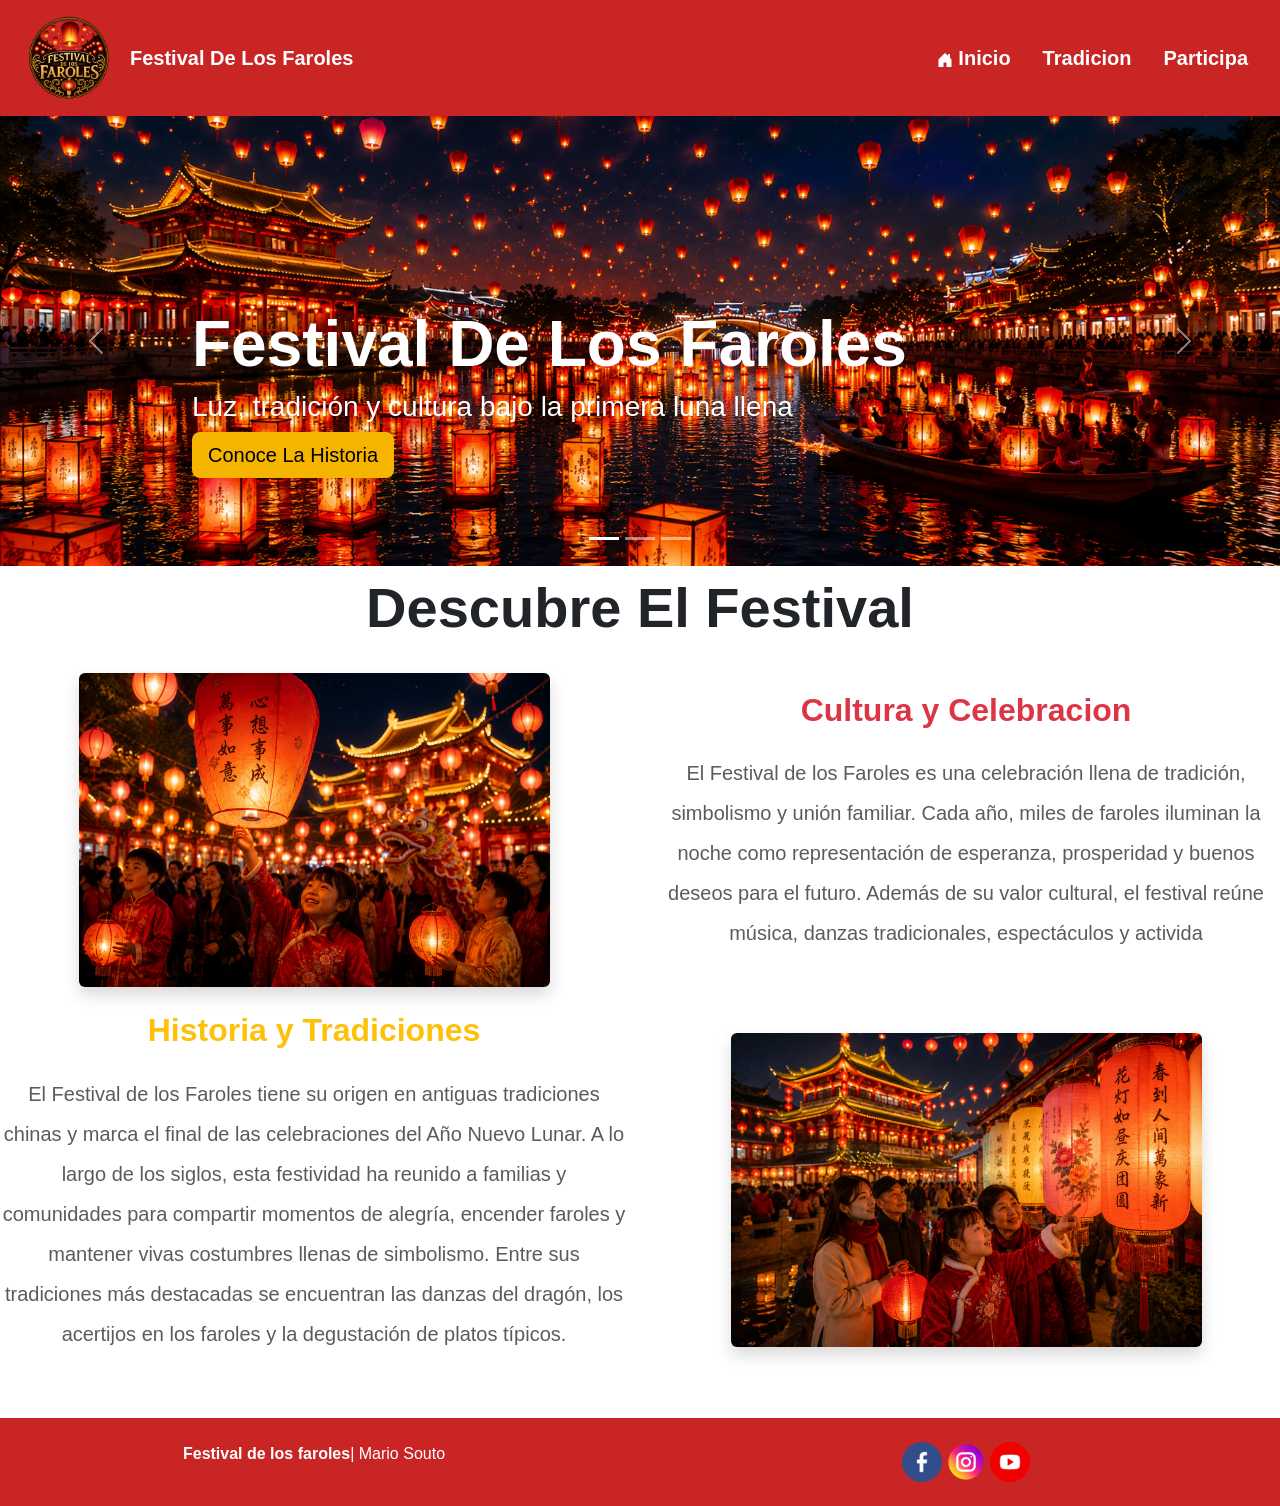
<file: index.html>
<!DOCTYPE html>
<html lang="es">
<head>
    <title>Festival De Los Faroles</title>
    <meta charset="utf-8">
    <meta name="viewport" content="width=device-width, initial-scale=1">
    <link href="https://cdn.jsdelivr.net/npm/bootstrap@5.3.3/dist/css/bootstrap.min.css" rel="stylesheet" integrity="sha384-QWTKZyjpPEjISv5WaRU9OFeRpok6YctnYmDr5pNlyT2bRjXh0JMhjY6hW+ALEwIH" crossorigin="anonymous">
    <link rel="stylesheet" href="./css/estilos.css">  
</head>
<body>    
    <div class="container-fluid px-0">
        <header>
            <nav class="navbar navbar-expand-lg navbar-dark" style="background-color: #c92525;">
                <div class="container-fluid px-4"> <!-- px-4 padding horizontal de 4-->
                    <!-- Imagen -->
                    <a class="navbar-brand d-flex align-items-center gap-3" href="#">
                        <img src="./img/logo/logo.png" alt="Festival de los Faroles" width="90" height="90">
                        <span class="fw-bold text-white">Festival De Los Faroles</span>
                    </a>

                    <button class="navbar-toggler" type="button" data-bs-toggle="collapse" data-bs-target="#menuNavbar" aria-controls="menuNavbar" aria-expanded="false" aria-label="Abrir menú">
                        <span class="navbar-toggler-icon"></span>
                    </button>

                    <div class="collapse navbar-collapse" id="menuNavbar">
                        <ul class="navbar-nav ms-auto gap-3">
                            <!-- Inicio -->
                            <li class="nav-item"> 
                                <a class="nav-link active fw-bold text-white fs-5" href="index.html"> <!-- fs-5 hace la letra mas grande -->
                                    <svg xmlns="http://www.w3.org/2000/svg" width="16" height="16" fill="currentColor" class="bi bi-house-door-fill" viewBox="0 0 16 16">
                                        <path d="M6.5 14.5v-3.505c0-.245.25-.495.5-.495h2c.25 0 .5.25.5.5v3.5a.5.5 0 0 0 .5.5h4a.5.5 0 0 0 .5-.5v-7a.5.5 0 0 0-.146-.354L13 5.793V2.5a.5.5 0 0 0-.5-.5h-1a.5.5 0 0 0-.5.5v1.293L8.354 1.146a.5.5 0 0 0-.708 0l-6 6A.5.5 0 0 0 1.5 7.5v7a.5.5 0 0 0 .5.5h4a.5.5 0 0 0 .5-.5"/>
                                    </svg>
                                    Inicio
                                </a>
                            </li>

                            <!-- Tradicion -->
                            <li class="nav-item">
                                <a class="nav-link active fw-bold text-white fs-5" href="./portfolio/tradicion.html">
                                    Tradicion
                                </a>
                            </li>

                            <!-- Formulario -->
                            <li class="nav-item">
                                <a class="nav-link active fw-bold text-white fs-5" aria-current="page" href="./portfolio/formulario.html">
                                    Participa
                                </a>
                            </li>
                        </ul>
                    </div>
                </div>
            </nav>
        </header>

        <main>
            <!-- Carousel -->
            <div class="row g-0">
                <div id="carouselExampleCaptions" class="carousel slide">
                    <div class="carousel-indicators">
                        <button type="button" data-bs-target="#carouselExampleCaptions" data-bs-slide-to="0" class="active" aria-current="true" aria-label="Slide 1"></button>
                        <button type="button" data-bs-target="#carouselExampleCaptions" data-bs-slide-to="1" aria-label="Slide 2"></button>
                        <button type="button" data-bs-target="#carouselExampleCaptions" data-bs-slide-to="2" aria-label="Slide 3"></button>
                    </div>
                    <div class="carousel-inner">
                        <div class="carousel-item active">
                        <img src="./img/carousel/carousel1.png" class="d-block w-100" alt="imagen1-carousel">
                        <div class="carousel-caption d-block text-center text-md-start mb-3 mb-md-5">
                            <h1 class="fw-bold display-3">Festival De Los Faroles</h1>
                            <h5 class="fs-3">Luz, tradición y cultura bajo la primera luna llena</h5>
                            <a href="./portfolio/tradicion.html" class="btn btn-lg btn-carousel">
                                Conoce La Historia
                            </a>
                        </div>
                    </div>
                        <div class="carousel-item">
                            <img src="./img/carousel/carousel2.png" class="d-block w-100" alt="imagen2-carousel">
                            <div class="carousel-caption d-block">
                                <h5><b>Tradiciones que iluminan generaciones</b></h5>
                                <p><b>Costumbres ancestrales como los faroles, los acertijos y las celebraciones familiares.</b></p>
                            </div>
                            </div>
                            <div class="carousel-item">
                            <img src="./img/carousel/carousel3.png" class="d-block w-100" alt="imagen3-carousel">
                            <div class="carousel-caption d-block">
                                <h5><b>Una noche de magia, cultura y esperanza</b></h5>
                                <p><b>Vive la emoción del Festival de los Faroles entre luces, espectáculos y deseos bajo el cielo nocturno.</b></p>
                            </div>
                        </div>
                    </div>
                    <button class="carousel-control-prev" type="button" data-bs-target="#carouselExampleCaptions" data-bs-slide="prev">
                        <span class="carousel-control-prev-icon" aria-hidden="true"></span>
                        <span class="visually-hidden">Previous</span>
                    </button>
                    <button class="carousel-control-next" type="button" data-bs-target="#carouselExampleCaptions" data-bs-slide="next">
                        <span class="carousel-control-next-icon" aria-hidden="true"></span>
                        <span class="visually-hidden">Next</span>
                    </button>
                </div>
            </div>

            <!-- Titulo -->
            <div class="row justify-content-center align-items-center mt-2 mb-1">
                <div class="text-center">
                    <h2 class="display-4 fw-bold">Descubre El Festival</h2>
                </div>
            </div>

            <!-- Cultura y Celebracion -->
            <div class="row mt-4 align-items-center">   
                <div class="col-sm-12 col-md-12 col-lg-6 text center">
                    <img src="./img/inicio/foto1.png" class="img-fluid mx-auto d-block w-75 rounded shadow" alt="foto1">
                </div>
                <div class="col-sm-12 col-md-12 col-lg-6 text-center">
                    <h2 class="fw-bold mb-4 text-danger">Cultura y Celebracion</h2>
                    <p class="text-muted fs-5 lh-lg">
                        El Festival de los Faroles es una celebración llena de tradición, simbolismo y unión familiar. 
                        Cada año, miles de faroles iluminan la noche como representación de esperanza, prosperidad y buenos deseos para el futuro. 
                        Además de su valor cultural, el festival reúne música, danzas tradicionales, espectáculos y activida
                    </p>
                </div>
            </div>

            <!-- Historia y Tradiciones -->
            <div class="row mt-4 align-items-center">
                <div class="col-sm-12 col-md-12 col-lg-6 text-center">
                    <h2 class="fw-bold mb-4 text-warning">Historia y Tradiciones</h2>
                    <p class="text-muted fs-5 lh-lg">
                        El Festival de los Faroles tiene su origen en antiguas tradiciones chinas y marca el final de las celebraciones del Año Nuevo Lunar. 
                        A lo largo de los siglos, esta festividad ha reunido a familias y comunidades para compartir momentos de alegría, encender faroles y mantener vivas costumbres llenas de simbolismo. 
                        Entre sus tradiciones más destacadas se encuentran las danzas del dragón, los acertijos en los faroles y la degustación de platos típicos.
                    </p>
                </div>
                <div class="col-sm-12 col-md-12 col-lg-6 text-center">
                    <img src="./img/inicio/foto2.png" class="img-fluid mx-auto d-block w-75 rounded shadow" alt="foto2">
                </div>
            </div>
        </main>

        <footer class="mt-5" style="background-color: #c92525;">
            <div class="row">
                <div class="col-sm-12 text-center col-md-6 text-start col-lg-6 p-4 text-white"><b>Festival de los faroles</b>| Mario Souto</div>
                <div class="col-sm-12 text-center col-md-6 text-end col-lg-6  p-4 text-white">
                    <img src="./img/footer/facebook.png" alt="facebook">
                    <img src="./img/footer/instagram.png" alt="instagram">
                    <img src="./img/footer/youtube.png" alt="youtube">
                </div>
            </div>
        </footer>
    </div>

    <!-- Fichero JavaScript -->
    <script src="https://cdn.jsdelivr.net/npm/bootstrap@5.3.3/dist/js/bootstrap.bundle.min.js" integrity="sha384-YvpcrYf0tY3lHB60NNkmXc5s9fDVZLESaAA55NDzOxhy9GkcIdslK1eN7N6jIeHz" crossorigin="anonymous"></script>
</body>
</html>
</file>
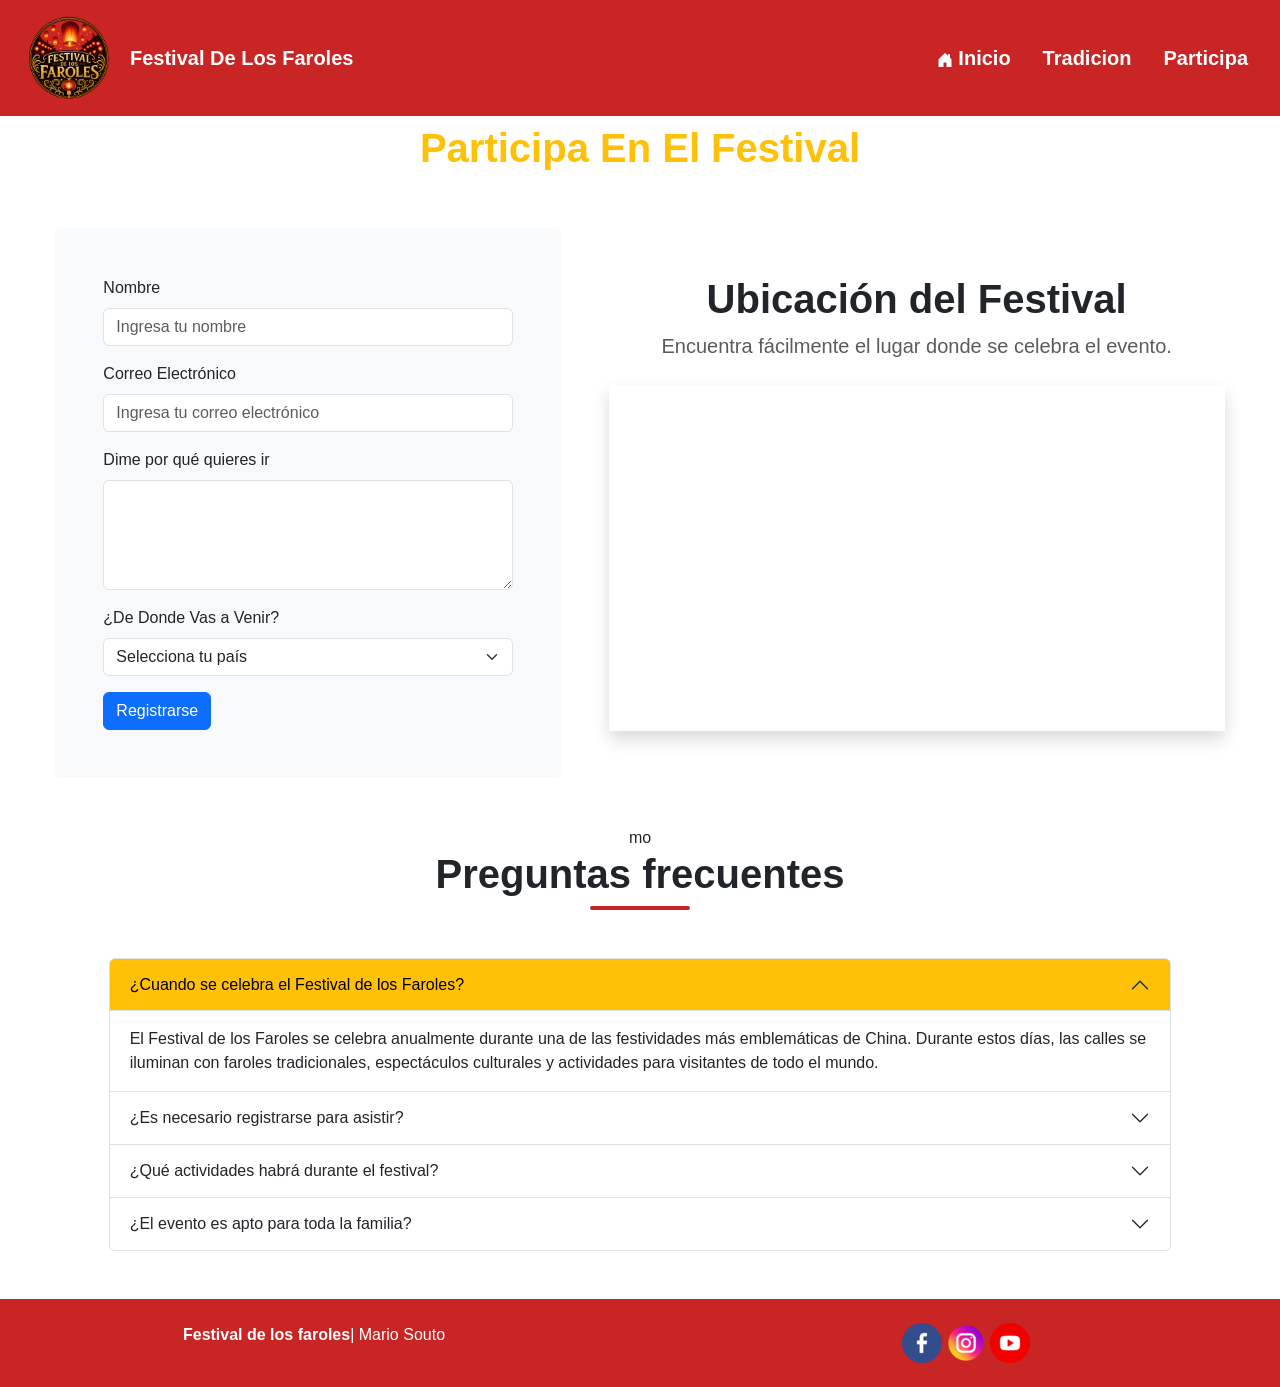
<file: portfolio/formulario.html>
<!DOCTYPE html>
<html lang="en">
<head>
    <meta charset="UTF-8">
    <meta name="viewport" content="width=device-width, initial-scale=1.0">
    <title>Participa</title>
    <link href="https://cdn.jsdelivr.net/npm/bootstrap@5.3.3/dist/css/bootstrap.min.css" rel="stylesheet" integrity="sha384-QWTKZyjpPEjISv5WaRU9OFeRpok6YctnYmDr5pNlyT2bRjXh0JMhjY6hW+ALEwIH" crossorigin="anonymous">
    <link rel="stylesheet" href="../css/estilos.css">  
</head>
<body>
    <div class="container-fluid p-0">
        <header>
            <nav class="navbar navbar-expand-lg navbar-dark" style="background-color: #c92525;">
                <div class="container-fluid px-4"> <!-- px-4 padding horizontal de 4-->
                    <!-- Imagen -->
                    <a class="navbar-brand d-flex align-items-center gap-3" href="#">
                        <img src="../img/logo/logo.png" alt="Festival de los Faroles" width="90" height="90">
                        <span class="fw-bold text-white">Festival De Los Faroles</span>
                    </a>

                    <button class="navbar-toggler" type="button" data-bs-toggle="collapse" data-bs-target="#menuNavbar" aria-controls="menuNavbar" aria-expanded="false" aria-label="Abrir menú">
                        <span class="navbar-toggler-icon"></span>
                    </button>

                    <div class="collapse navbar-collapse" id="menuNavbar">
                        <ul class="navbar-nav ms-auto gap-3">
                            <!-- Inicio -->
                            <li class="nav-item"> 
                                <a class="nav-link active fw-bold text-white fs-5" href="../index.html"> <!-- fs-5 hace la letra mas grande -->
                                    <svg xmlns="http://www.w3.org/2000/svg" width="16" height="16" fill="currentColor" class="bi bi-house-door-fill" viewBox="0 0 16 16">
                                        <path d="M6.5 14.5v-3.505c0-.245.25-.495.5-.495h2c.25 0 .5.25.5.5v3.5a.5.5 0 0 0 .5.5h4a.5.5 0 0 0 .5-.5v-7a.5.5 0 0 0-.146-.354L13 5.793V2.5a.5.5 0 0 0-.5-.5h-1a.5.5 0 0 0-.5.5v1.293L8.354 1.146a.5.5 0 0 0-.708 0l-6 6A.5.5 0 0 0 1.5 7.5v7a.5.5 0 0 0 .5.5h4a.5.5 0 0 0 .5-.5"/>
                                    </svg>
                                    Inicio
                                </a>
                            </li>

                            <!-- Tradicion -->
                            <li class="nav-item">
                                <a class="nav-link active fw-bold text-white fs-5" href="../portfolio/tradicion.html">
                                    Tradicion
                                </a>
                            </li>

                            <!-- Formulario -->
                            <li class="nav-item">
                                <a class="nav-link active fw-bold text-white fs-5" aria-current="page" href="../portfolio/formulario.html">
                                    Participa
                                </a>
                            </li>
                        </ul>
                    </div>
                </div>
            </nav>
        </header>

        <main>
            <!-- Titulo -->
            <div class="row justify-content-center align-items-center mt-2 mb-1">
                <div class="text-center text-warning">
                    <h1 class="display-6 fw-bold">Participa En El Festival</h1>
                </div>
            </div>

            <!-- Formulario -->
            <div class="row justify-content-center align-items-center mt-5 mb-5 gx-5">
                <div class="col-lg-5">
                    <form class="p-5 rounded  bg-light">
                        <div class="mb-3">
                            <label for="nombre" class="form-label">Nombre</label>
                            <input type="text" class="form-control" id="nombre" placeholder="Ingresa tu nombre">
                        </div>
                        <div class="mb-3">
                            <label for="email" class="form-label ">Correo Electrónico</label>
                            <input type="email" class="form-control" id="email" placeholder="Ingresa tu correo electrónico">
                        </div>
                        <div class="mb-3">
                            <label for="asunto" class="form-label">Dime por qué quieres ir</label>
                            <textarea class="form-control" id="asunto" rows="4"></textarea>
                        </div>
                        <div class="mb-3">
                            <label for="pais" class="form-label ">¿De Donde Vas a Venir?</label>
                            <select class="form-select" id="pais">
                                <option selected>Selecciona tu país</option>
                                <option value="es">España</option>
                                <option value="mx">Francia</option>
                                <option value="ar">Portugal</option>
                                <option value="co">Italia</option>
                            </select>
                        </div>
                        <button type="submit" class="btn btn-primary">Registrarse</button>
                    </form>
                </div>
                <!-- Mapa -->
                <div class="col-lg-6 col-md-12 col-sm-12">
                    <div class="text-center mb-4">
                        <h2 class="display-6 fw-bold">Ubicación del Festival</h2>
                        <p class="text-muted fs-5">Encuentra fácilmente el lugar donde se celebra el evento.</p>
                    </div>
    
                    <div class="ratio ratio-16x9 shadow overflow-hidden">
                        <iframe src="https://www.google.com/maps?q=China&output=embed" allowfullscreen loading="lazy"></iframe>
                    </div>
                </div>
            </div>

            <!-- Desplegable -->
            <div class="row justify-content-center align-items-center mt-5 mb-5">
                <div class="col-lg-12 col-md-6 col-sm-12 text-center mb-4">mo
                    <h2 class="display-6 fw-bold">Preguntas frecuentes</h2>
                    <div style="width:100px; height:4px; background:#c92525; margin: 0 auto 1.5rem; border-radius:2px;"></div>
                </div>
                <div class="col-lg-10">
                    <div class="accordion" id="accordionExample">
                        <div class="accordion-item">
                            <h2 class="accordion-header">
                                <button class="accordion-button" type="button" data-bs-toggle="collapse" data-bs-target="#collapseOne" aria-expanded="true" aria-controls="collapseOne">
                                ¿Cuando se celebra el Festival de los Faroles?
                                </button>
                            </h2>
                        <div id="collapseOne" class="accordion-collapse collapse show" data-bs-parent="#accordionExample">
                            <div class="accordion-body">
                                El Festival de los Faroles se celebra anualmente durante una de las festividades más emblemáticas de China. 
                                Durante estos días, las calles se iluminan con faroles tradicionales, espectáculos culturales y actividades para visitantes de todo el mundo.
                            </div>
                        </div>
                        </div>
                        <div class="accordion-item">
                            <h2 class="accordion-header">
                                <button class="accordion-button collapsed" type="button" data-bs-toggle="collapse" data-bs-target="#collapseTwo" aria-expanded="false" aria-controls="collapseTwo">
                                    ¿Es necesario registrarse para asistir?
                                </button>
                            </h2>
                            <div id="collapseTwo" class="accordion-collapse collapse" data-bs-parent="#accordionExample">
                                <div class="accordion-body">
                                    Sí, recomendamos completar el formulario de inscripción para facilitar la organización del evento y mantenerte informado sobre horarios, actividades y posibles cambios.
                                </div>
                            </div>
                        </div>
                        <div class="accordion-item">
                            <h2 class="accordion-header">
                                <button class="accordion-button collapsed" type="button" data-bs-toggle="collapse" data-bs-target="#collapseThree" aria-expanded="false" aria-controls="collapseThree">
                                    ¿Qué actividades habrá durante el festival?
                                </button>
                            </h2>
                            <div id="collapseThree" class="accordion-collapse collapse" data-bs-parent="#accordionExample">
                                <div class="accordion-body">
                                    Podrás disfrutar de exhibiciones de faroles tradicionales, espectáculos de danza, música en vivo, gastronomía típica china, actividades culturales y zonas interactivas para toda la familia.
                                </div>
                            </div>
                        </div>
                        <div class="accordion-item">
                            <h2 class="accordion-header">
                                <button class="accordion-button collapsed" type="button" data-bs-toggle="collapse" data-bs-target="#collapseFour" aria-expanded="false" aria-controls="collapseFour">
                                    ¿El evento es apto para toda la familia?
                                </button>
                            </h2>
                            <div id="collapseFour" class="accordion-collapse collapse" data-bs-parent="#accordionExample">
                                <div class="accordion-body">
                                    Sí, el festival está diseñado para que personas de todas las edades puedan disfrutar de una experiencia cultural única en un ambiente seguro y festivo.
                                </div>
                            </div>
                        </div>
                    </div>
                </div>
            </div>
        </main>

        <footer class="mt-5" style="background-color: #c92525;">
            <div class="row">
                <div class="col-sm-12 text-center col-md-6 text-start col-lg-6 p-4 text-white"><b>Festival de los faroles</b>| Mario Souto</div>
                <div class="col-sm-12 text-center col-md-6 text-end col-lg-6  p-4 text-white">
                    <img src="../img/footer/facebook.png" alt="facebook">
                    <img src="../img/footer/instagram.png" alt="instagram">
                    <img src="../img/footer/youtube.png" alt="youtube">
                </div>
            </div>
        </footer>
    </div>
    
    <!-- Fichero JavaScript -->
    <script src="https://cdn.jsdelivr.net/npm/bootstrap@5.3.3/dist/js/bootstrap.bundle.min.js" integrity="sha384-YvpcrYf0tY3lHB60NNkmXc5s9fDVZLESaAA55NDzOxhy9GkcIdslK1eN7N6jIeHz" crossorigin="anonymous"></script>
</body>
</html>
</file>
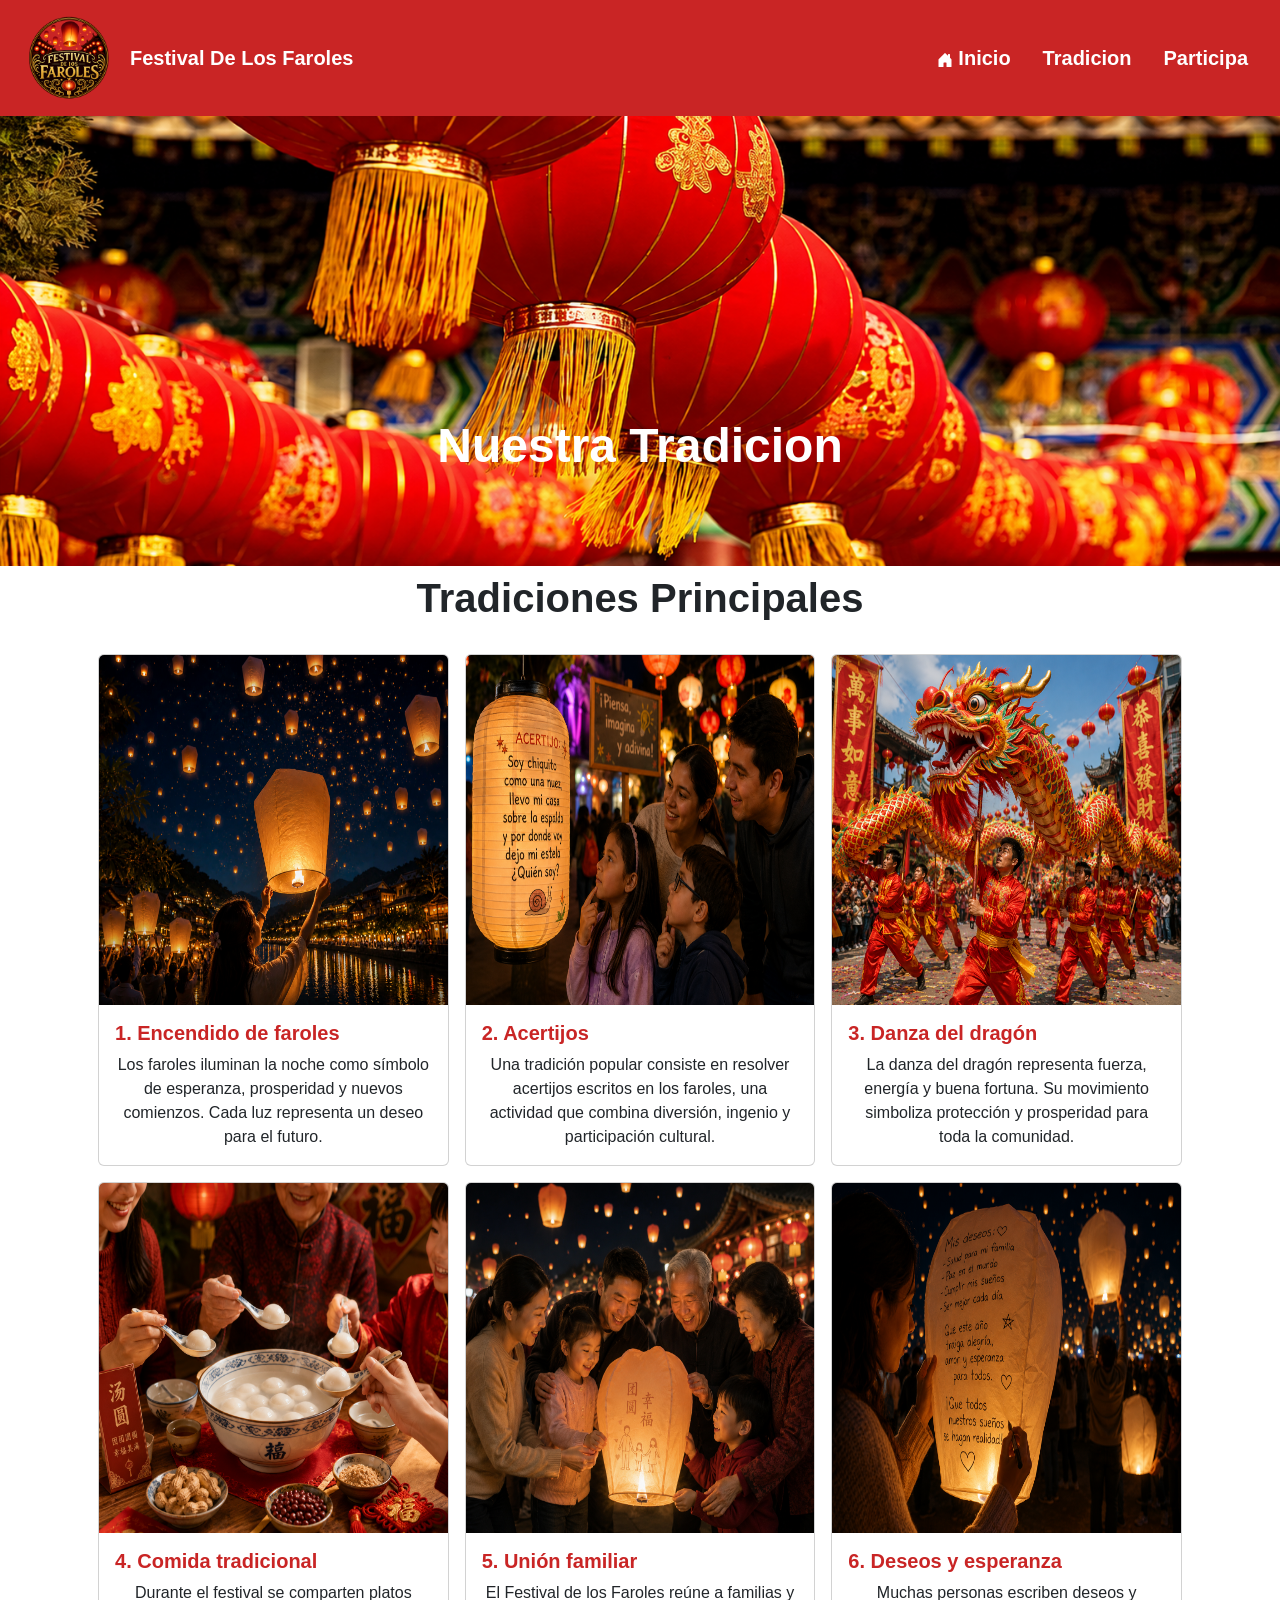
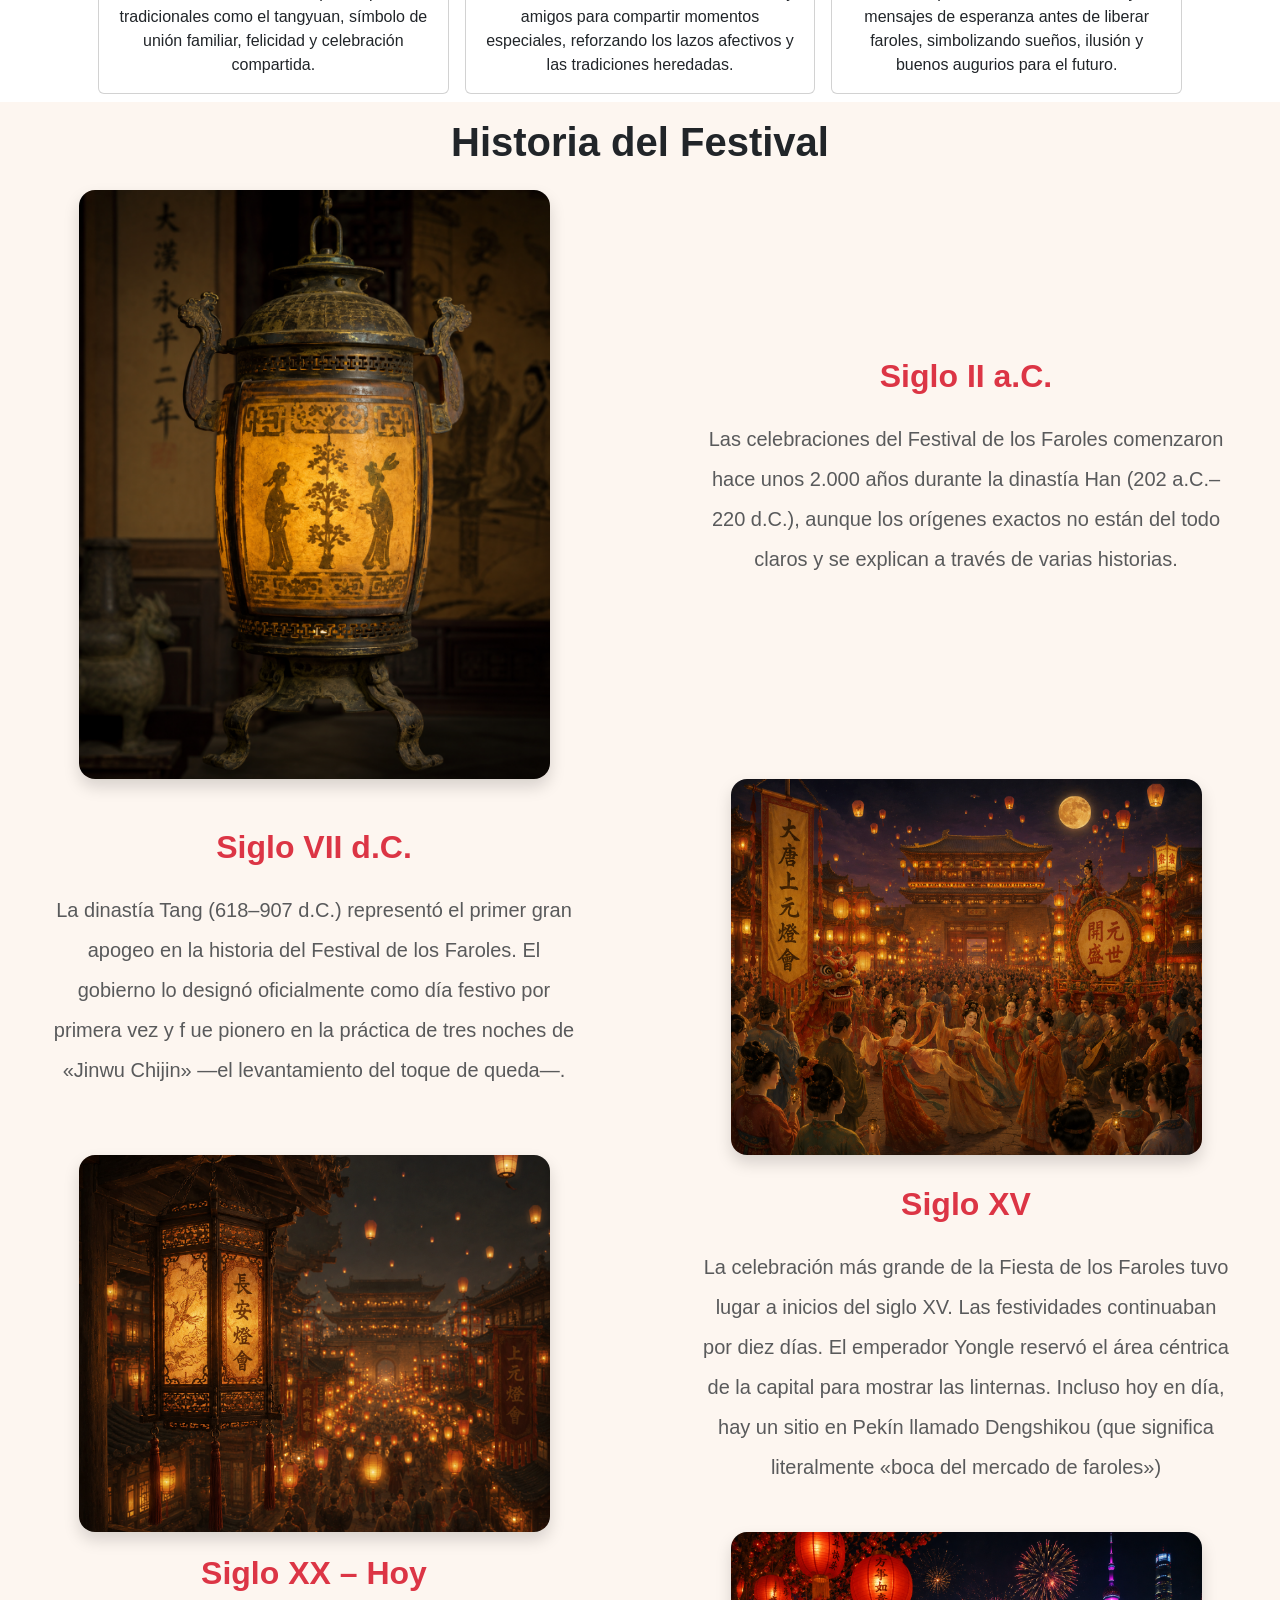
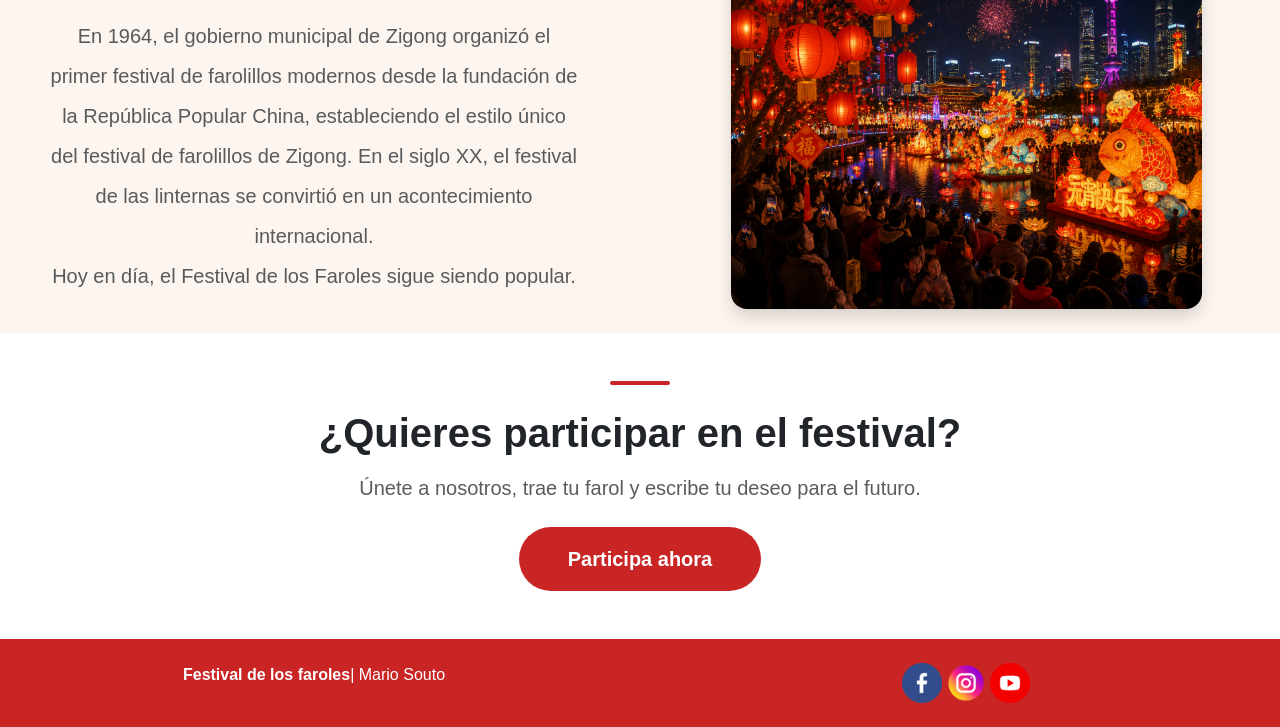
<file: portfolio/tradicion.html>
<!DOCTYPE html>
<html lang="es">
<head>
    <meta charset="UTF-8">
    <meta name="viewport" content="width=device-width, initial-scale=1.0">
    <title>Tradicion</title>
    <link href="https://cdn.jsdelivr.net/npm/bootstrap@5.3.3/dist/css/bootstrap.min.css" rel="stylesheet" integrity="sha384-QWTKZyjpPEjISv5WaRU9OFeRpok6YctnYmDr5pNlyT2bRjXh0JMhjY6hW+ALEwIH" crossorigin="anonymous">
    <link rel="stylesheet" href="../css/estilos.css">  
</head>
<body>
    <div class="container-fluid p-0">
        <header>
            <nav class="navbar navbar-expand-lg navbar-dark" style="background-color: #c92525;">
                <div class="container-fluid px-4"> <!-- px-4 padding horizontal de 4-->
                    <!-- Imagen -->
                    <a class="navbar-brand d-flex align-items-center gap-3" href="#">
                        <img src="../img/logo/logo.png" alt="Festival de los Faroles" width="90" height="90">
                        <span class="fw-bold text-white">Festival De Los Faroles</span>
                    </a>

                    <button class="navbar-toggler" type="button" data-bs-toggle="collapse" data-bs-target="#menuNavbar" aria-controls="menuNavbar" aria-expanded="false" aria-label="Abrir menú">
                        <span class="navbar-toggler-icon"></span>
                    </button>

                    <div class="collapse navbar-collapse" id="menuNavbar">
                        <ul class="navbar-nav ms-auto gap-3">
                            <!-- Inicio -->
                            <li class="nav-item"> 
                                <a class="nav-link active fw-bold text-white fs-5" href="../index.html"> <!-- fs-5 hace la letra mas grande -->
                                    <svg xmlns="http://www.w3.org/2000/svg" width="16" height="16" fill="currentColor" class="bi bi-house-door-fill" viewBox="0 0 16 16">
                                        <path d="M6.5 14.5v-3.505c0-.245.25-.495.5-.495h2c.25 0 .5.25.5.5v3.5a.5.5 0 0 0 .5.5h4a.5.5 0 0 0 .5-.5v-7a.5.5 0 0 0-.146-.354L13 5.793V2.5a.5.5 0 0 0-.5-.5h-1a.5.5 0 0 0-.5.5v1.293L8.354 1.146a.5.5 0 0 0-.708 0l-6 6A.5.5 0 0 0 1.5 7.5v7a.5.5 0 0 0 .5.5h4a.5.5 0 0 0 .5-.5"/>
                                    </svg>
                                    Inicio
                                </a>
                            </li>

                            <!-- Tradicion -->
                            <li class="nav-item">
                                <a class="nav-link active fw-bold text-white fs-5" href="../portfolio/tradicion.html">
                                    Tradicion
                                </a>
                            </li>

                            <!-- Formulario -->
                            <li class="nav-item">
                                <a class="nav-link active fw-bold text-white fs-5" aria-current="page" href="../portfolio/formulario.html">
                                    Participa
                                </a>
                            </li>
                        </ul>
                    </div>
                </div>
            </nav>
        </header>

        <main>
            <!-- Imagen -->
            <div class="row g-0">
                <div class="img-tradicion">
                    <img src="../img/tradicion/1.png" class="d-block w-100" alt="imagen1-carousel">
                    
                    <div class="position-absolute top-50 start-50 translate-middle text-center text-white w-100 px-3 mb-5">
                        <h1 class="fw-bold display-5">Nuestra Tradicion</h1>
                    </div>
                </div>
            </div>

            <!-- Titulo -->
            <div class="row justify-content-center align-items-center mt-2 mb-1">
                <div class="text-center">
                    <h2 class="display-6 fw-bold">Tradiciones Principales</h2>
                </div>
            </div>

            <!-- Card -->
            <div class="container">
                <div class="row mt-2 text-center justify-content-center px-3 g-3">
                    <div class="col-lg-4 col-md-6 col-sm-12"> 
                        <div class="card h-100">
                            <img src="../img/tradicion/card/card1.png" class="card-img-top" alt="card1">
                            <div class="card-body">
                                <h5 class="card-title">1. Encendido de faroles</h5>
                                <p class="card-text">Los faroles iluminan la noche como símbolo de esperanza, prosperidad y nuevos comienzos. Cada luz representa un deseo para el futuro.</p>
                            </div>
                        </div>
                    </div>

                    <div class="col-lg-4 col-md-6 col-sm-12">
                        <div class="card h-100">
                            <img src="../img/tradicion/card/card2.png" class="card-img-top" alt="card2">
                            <div class="card-body">
                                <h5 class="card-title">2. Acertijos</h5>
                                <p class="card-text">Una tradición popular consiste en resolver acertijos escritos en los faroles, una actividad que combina diversión, ingenio y participación cultural.</p>
                            </div>
                        </div>  
                    </div>

                    <div class="col-lg-4 col-md-6 col-sm-12">
                        <div class="card h-100">
                            <img src="../img/tradicion/card/card3.png" class="card-img-top" alt="card3">
                            <div class="card-body">
                                <h5 class="card-title">3. Danza del dragón</h5>
                                <p class="card-text">La danza del dragón representa fuerza, energía y buena fortuna. Su movimiento simboliza protección y prosperidad para toda la comunidad.</p>
                            </div>
                        </div> 
                    </div>

                    <div class="col-lg-4 col-md-6 col-sm-12">
                        <div class="card h-100">
                            <img src="../img/tradicion/card/card4.png" class="card-img-top" alt="card4">
                            <div class="card-body">
                                <h5 class="card-title">4. Comida tradicional</h5>
                                <p class="card-text">Durante el festival se comparten platos tradicionales como el tangyuan, símbolo de unión familiar, felicidad y celebración compartida.</p>
                            </div>
                        </div>
                    </div>

                    <div class="col-lg-4 col-md-6 col-sm-12">
                        <div class="card h-100">
                            <img src="../img/tradicion/card/card5.png" class="card-img-top" alt="card5">
                            <div class="card-body">
                                <h5 class="card-title">5. Unión familiar</h5>
                                <p class="card-text">El Festival de los Faroles reúne a familias y amigos para compartir momentos especiales, reforzando los lazos afectivos y las tradiciones heredadas.</p>
                            </div>
                        </div>
                    </div>

                    <div class="col-lg-4 col-md-6 col-sm-12">
                        <div class="card h-100">
                            <img src="../img/tradicion/card/card6.png" class="card-img-top" alt="card6">
                            <div class="card-body">
                                <h5 class="card-title">6. Deseos y esperanza</h5>
                                <p class="card-text">Muchas personas escriben deseos y mensajes de esperanza antes de liberar faroles, simbolizando sueños, ilusión y buenos augurios para el futuro.</p>
                            </div>
                        </div>
                    </div>
                </div>
            </div>

            <!-- Historia del Festival  -->
            <div class="festival row justify-content-center align-items-center mt-2 mb-1">
                <div class="col-lg-12 col-md-6 col-sm-12">
                    <div class="text-center mt-3">
                        <h2 class="display-6 fw-bold">Historia del Festival</h2>
                    </div>
                </div>

                <!-- Siglo II a.C. -->
                <div class="col-lg-6 col-md-12 col-sm-12 mt-3">
                    <img src="../img/tradicion/historia/1.png" class="img-fluid mx-auto d-block w-75 rounded-4 shadow" alt="1">
                </div>
                <div class="col-sm-12 col-md-12 col-lg-6 justify-content-center">
                    <div class="text-center px-5">
                        <h2 class="fw-bold mb-4 text-danger">Siglo II a.C.</h2>
                        <p class="text-muted fs-5 lh-lg text-justify">
                            Las celebraciones del Festival de los Faroles comenzaron hace unos 2.000 años 
                            durante la dinastía Han (202 a.C.–220 d.C.), aunque los orígenes exactos no están del todo claros y 
                            se explican a través de varias historias. 
                        </p>
                    </div>
                </div>

                <!-- Siglo VII d.C. -->
                <div class="col-sm-12 col-md-12 col-lg-6 justify-content-center">
                    <div class="text-center px-5">
                        <h2 class="fw-bold mb-4 text-danger">Siglo VII d.C.</h2>
                        <p class="text-muted fs-5 lh-lg text-justify">
                            La dinastía Tang (618–907 d.C.) representó el primer gran apogeo en la historia del Festival de los Faroles.
                            El gobierno lo designó oficialmente como día festivo por primera vez y f
                            ue pionero en la práctica de tres noches de «Jinwu Chijin» —el levantamiento del toque de queda—.
                        </p>
                    </div>
                </div>
                <div class="col-lg-6 col-md-12 col-sm-12">
                    <img src="../img/tradicion/historia/2.png" class="img-fluid mx-auto d-block w-75 rounded-4 shadow" alt="2">
                </div>

                <!-- Siglo XV -->
                <div class="col-lg-6 col-md-12 col-sm-12">
                    <img src="../img/tradicion/historia/3.png" class="img-fluid mx-auto d-block w-75 rounded-4 shadow" alt="3">
                </div>
                <div class="col-sm-12 col-md-12 col-lg-6 justify-content-center">
                    <div class="text-center px-5">
                        <h2 class="fw-bold mb-4 text-danger">Siglo XV</h2>
                        <p class="text-muted fs-5 lh-lg text-justify">
                            La celebración más grande de la Fiesta de los Faroles tuvo lugar a inicios del siglo XV. 
                            Las festividades continuaban por diez días. 
                            El emperador Yongle reservó el área céntrica de la capital para mostrar las linternas. 
                            Incluso hoy en día, hay un sitio en Pekín llamado Dengshikou (que significa literalmente «boca del mercado de faroles»)
                        </p>
                    </div>
                </div>

                <!-- Siglo XX – Hoy -->
                <div class="col-sm-12 col-md-12 col-lg-6 text-center">
                    <div class="text-center px-5">
                        <h2 class="fw-bold mb-4 text-danger">Siglo XX – Hoy</h2>
                        <p class="text-muted fs-5 lh-lg text-justify">
                            En 1964, el gobierno municipal de Zigong organizó el primer festival de farolillos modernos desde la fundación de la República Popular China, 
                            estableciendo el estilo único del festival de farolillos de Zigong. En el siglo XX, 
                            el festival de las linternas se convirtió en un acontecimiento internacional.
                            <br>Hoy en día, el Festival de los Faroles sigue siendo popular.
                        </p>
                    </div>
                </div>
                <div class="col-lg-6 col-md-12 col-sm-12 mb-4">
                    <img src="../img/tradicion/historia/4.png" class="img-fluid mx-auto d-block w-75 rounded-4 shadow" alt="4">
                </div> 
            </div>

            <!-- Llamada a la acción -->
            <div class="row mt-5">
                <div class="col-lg-12 col-md-12 col-sm-12 text-center">
                    <div style="width:60px; height:4px; background:#c92525; margin: 0 auto 1.5rem; border-radius:2px;"></div>

                    <h2 class="display-6 fw-bold mb-3">¿Quieres participar en el festival?</h2>

                    <p class="fs-5 text-muted mb-4">
                        Únete a nosotros, trae tu farol y escribe tu deseo para el futuro.
                    </p>

                    <a href="formulario.html" class="btn btn-lg fw-bold px-5 py-3 text-white rounded-pill" style="background-color: #c92525;">
                        Participa ahora
                    </a>

                </div>
            </div>
        </main>

        <footer class="mt-5" style="background-color: #c92525;">
            <div class="row">
                <div class="col-sm-12 text-center col-md-6 text-start col-lg-6 p-4 text-white"><b>Festival de los faroles</b>| Mario Souto</div>
                <div class="col-sm-12 text-center col-md-6 text-end col-lg-6  p-4 text-white">
                    <img src="../img/footer/facebook.png" alt="facebook">
                    <img src="../img/footer/instagram.png" alt="instagram">
                    <img src="../img/footer/youtube.png" alt="youtube">
                </div>
            </div>
        </footer>
    </div>
    
    <!-- Fichero JavaScript -->
    <script src="https://cdn.jsdelivr.net/npm/bootstrap@5.3.3/dist/js/bootstrap.bundle.min.js" integrity="sha384-YvpcrYf0tY3lHB60NNkmXc5s9fDVZLESaAA55NDzOxhy9GkcIdslK1eN7N6jIeHz" crossorigin="anonymous"></script>
</body>
</html>
</file>
<file: css/estilos.css>
* {
    font-family: Arial, Helvetica, sans-serif;
}

html, body {
    overflow-x: hidden;
}

.carousel-inner img {
    height: 450px; 
    object-fit: cover;
} 

.img-tradicion img {
    height: 450px;
    object-fit: cover;
}

.btn-carousel {
    background-color: #f4b400;
    color: black;
    border: none;
}

.btn-carousel:hover {
    background-color: #f4b400;
    color: black;
    border: none;
}

.card-title { 
    color: #c92525; 
    font-weight: 700; 
    text-align: left; 
}

.card-img-top { 
    height: 350px;  
}

.festival {
    background-color: #fdf6f0;
}

.accordion-button:not(.collapsed) {
    background-color: #ffc107 !important;
    color: #000 !important;
}

.accordion-button:focus {
    box-shadow: none;
    border-color: transparent;
}
</file>
